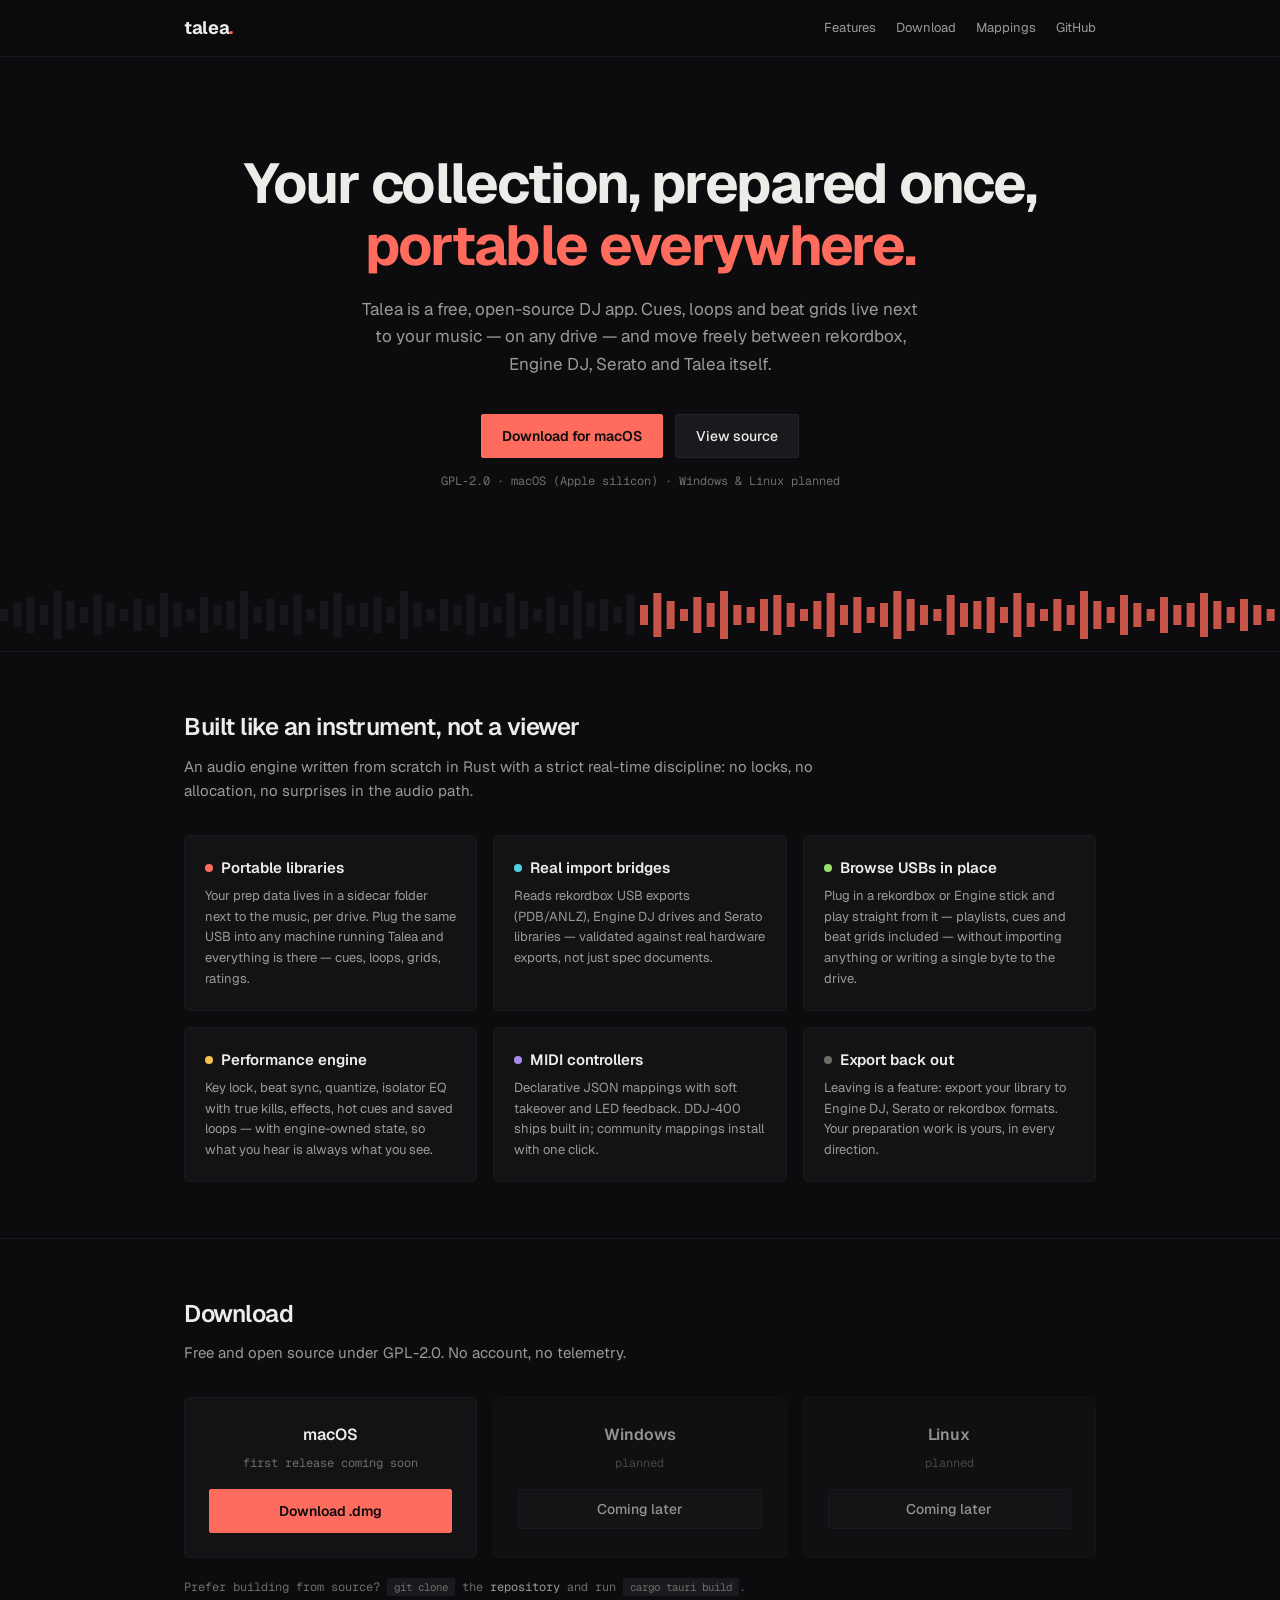
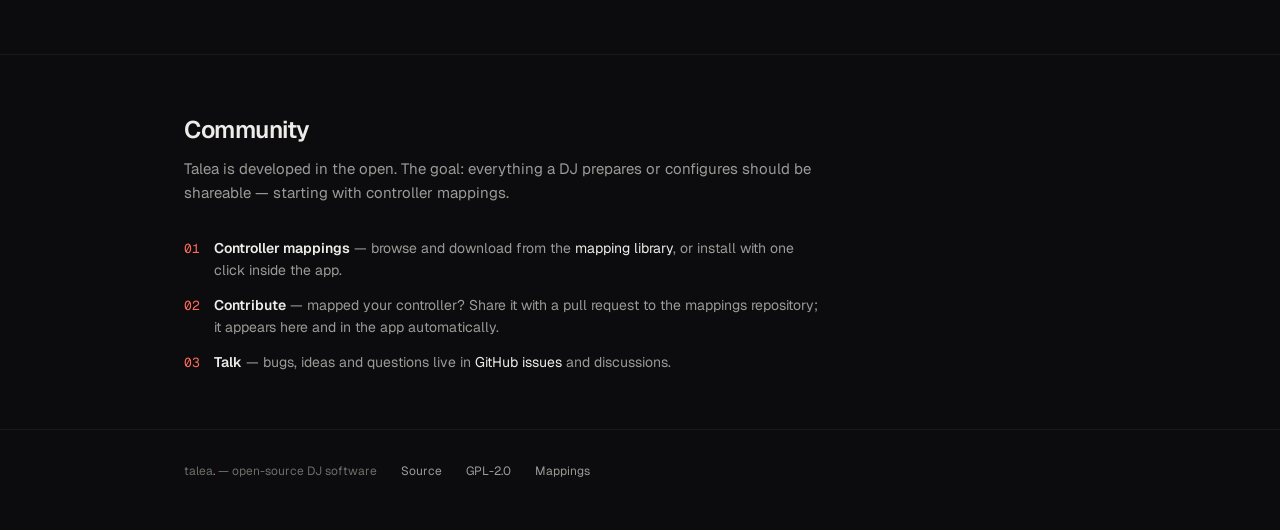
<file: index.html>
<!doctype html>
<html lang="en">
<head>
  <meta charset="utf-8" />
  <meta name="viewport" content="width=device-width, initial-scale=1" />
  <title>Talea — open-source DJ software</title>
  <meta name="description" content="Talea is a free, open-source DJ app for macOS. Prepare once, play anywhere: portable libraries, real import from rekordbox, Engine DJ and Serato, and a performance engine built for trust." />
  <link rel="preconnect" href="https://fonts.googleapis.com" />
  <link rel="preconnect" href="https://fonts.gstatic.com" crossorigin />
  <link href="https://fonts.googleapis.com/css2?family=Geist:wght@400;500;600;700&family=Geist+Mono:wght@400;500&display=swap" rel="stylesheet" />
  <link rel="stylesheet" href="css/site.css" />
  <link rel="icon" href="data:image/svg+xml,<svg xmlns='http://www.w3.org/2000/svg' viewBox='0 0 16 16'><rect width='16' height='16' fill='%230C0C0E'/><rect x='3' y='6' width='2' height='4' fill='%23FF6B5C'/><rect x='7' y='3' width='2' height='10' fill='%23EDECE8'/><rect x='11' y='5' width='2' height='6' fill='%23EDECE8'/></svg>" />
</head>
<body>
  <nav class="nav">
    <div class="wrap nav-inner">
      <a class="nav-logo" href="./">talea<span class="dot">.</span></a>
      <div class="nav-links">
        <a href="#features">Features</a>
        <a href="#download">Download</a>
        <a href="mappings.html">Mappings</a>
        <a href="https://github.com/eeeurico/talea">GitHub</a>
      </div>
    </div>
  </nav>

  <header class="hero wrap">
    <h1>Your collection, prepared once,<br /><span class="accent">portable everywhere.</span></h1>
    <p class="tagline">
      Talea is a free, open-source DJ app. Cues, loops and beat grids live
      next to your music — on any drive — and move freely between rekordbox,
      Engine&nbsp;DJ, Serato and Talea itself.
    </p>
    <div class="hero-actions">
      <a class="btn primary" id="hero-download" href="#download">Download for macOS</a>
      <a class="btn" href="https://github.com/eeeurico/talea">View source</a>
    </div>
    <p class="hero-note" id="hero-version">GPL-2.0 · macOS (Apple silicon) · Windows &amp; Linux planned</p>
  </header>

  <svg class="wave" viewBox="0 0 960 72" preserveAspectRatio="none" aria-hidden="true">
    <g fill="#1A1A1E">
      <rect x="0" y="30" width="6" height="12"/><rect x="10" y="24" width="6" height="24"/><rect x="20" y="18" width="6" height="36"/><rect x="30" y="26" width="6" height="20"/><rect x="40" y="12" width="6" height="48"/><rect x="50" y="22" width="6" height="28"/><rect x="60" y="28" width="6" height="16"/><rect x="70" y="16" width="6" height="40"/><rect x="80" y="24" width="6" height="24"/><rect x="90" y="30" width="6" height="12"/><rect x="100" y="20" width="6" height="32"/><rect x="110" y="26" width="6" height="20"/><rect x="120" y="14" width="6" height="44"/><rect x="130" y="24" width="6" height="24"/><rect x="140" y="30" width="6" height="12"/><rect x="150" y="18" width="6" height="36"/><rect x="160" y="26" width="6" height="20"/><rect x="170" y="22" width="6" height="28"/><rect x="180" y="12" width="6" height="48"/><rect x="190" y="28" width="6" height="16"/><rect x="200" y="20" width="6" height="32"/><rect x="210" y="26" width="6" height="20"/><rect x="220" y="16" width="6" height="40"/><rect x="230" y="30" width="6" height="12"/><rect x="240" y="22" width="6" height="28"/><rect x="250" y="14" width="6" height="44"/><rect x="260" y="26" width="6" height="20"/><rect x="270" y="24" width="6" height="24"/><rect x="280" y="18" width="6" height="36"/><rect x="290" y="28" width="6" height="16"/><rect x="300" y="12" width="6" height="48"/><rect x="310" y="24" width="6" height="24"/><rect x="320" y="30" width="6" height="12"/><rect x="330" y="20" width="6" height="32"/><rect x="340" y="26" width="6" height="20"/><rect x="350" y="16" width="6" height="40"/><rect x="360" y="24" width="6" height="24"/><rect x="370" y="28" width="6" height="16"/><rect x="380" y="14" width="6" height="44"/><rect x="390" y="22" width="6" height="28"/><rect x="400" y="30" width="6" height="12"/><rect x="410" y="18" width="6" height="36"/><rect x="420" y="26" width="6" height="20"/><rect x="430" y="12" width="6" height="48"/><rect x="440" y="24" width="6" height="24"/><rect x="450" y="20" width="6" height="32"/><rect x="460" y="28" width="6" height="16"/><rect x="470" y="16" width="6" height="40"/></g>
    <g fill="#FF6B5C" opacity="0.85">
      <rect x="480" y="26" width="6" height="20"/><rect x="490" y="14" width="6" height="44"/><rect x="500" y="22" width="6" height="28"/><rect x="510" y="30" width="6" height="12"/><rect x="520" y="18" width="6" height="36"/><rect x="530" y="24" width="6" height="24"/><rect x="540" y="12" width="6" height="48"/><rect x="550" y="26" width="6" height="20"/><rect x="560" y="28" width="6" height="16"/><rect x="570" y="20" width="6" height="32"/><rect x="580" y="16" width="6" height="40"/><rect x="590" y="24" width="6" height="24"/><rect x="600" y="30" width="6" height="12"/><rect x="610" y="22" width="6" height="28"/><rect x="620" y="14" width="6" height="44"/><rect x="630" y="26" width="6" height="20"/><rect x="640" y="18" width="6" height="36"/><rect x="650" y="28" width="6" height="16"/><rect x="660" y="24" width="6" height="24"/><rect x="670" y="12" width="6" height="48"/><rect x="680" y="20" width="6" height="32"/><rect x="690" y="26" width="6" height="20"/><rect x="700" y="30" width="6" height="12"/><rect x="710" y="16" width="6" height="40"/><rect x="720" y="24" width="6" height="24"/><rect x="730" y="22" width="6" height="28"/><rect x="740" y="18" width="6" height="36"/><rect x="750" y="28" width="6" height="16"/><rect x="760" y="14" width="6" height="44"/><rect x="770" y="24" width="6" height="24"/><rect x="780" y="30" width="6" height="12"/><rect x="790" y="20" width="6" height="32"/><rect x="800" y="26" width="6" height="20"/><rect x="810" y="12" width="6" height="48"/><rect x="820" y="22" width="6" height="28"/><rect x="830" y="28" width="6" height="16"/><rect x="840" y="16" width="6" height="40"/><rect x="850" y="24" width="6" height="24"/><rect x="860" y="30" width="6" height="12"/><rect x="870" y="18" width="6" height="36"/><rect x="880" y="26" width="6" height="20"/><rect x="890" y="24" width="6" height="24"/><rect x="900" y="14" width="6" height="44"/><rect x="910" y="22" width="6" height="28"/><rect x="920" y="28" width="6" height="16"/><rect x="930" y="20" width="6" height="32"/><rect x="940" y="26" width="6" height="20"/><rect x="950" y="30" width="6" height="12"/>
    </g>
  </svg>

  <section id="features">
    <div class="wrap">
      <h2>Built like an instrument, not a viewer</h2>
      <p class="lead">
        An audio engine written from scratch in Rust with a strict real-time
        discipline: no locks, no allocation, no surprises in the audio path.
      </p>
      <div class="features">
        <div class="feature">
          <h3><span class="chip" style="background: var(--coral)"></span>Portable libraries</h3>
          <p>Your prep data lives in a sidecar folder next to the music, per drive. Plug the same USB into any machine running Talea and everything is there — cues, loops, grids, ratings.</p>
        </div>
        <div class="feature">
          <h3><span class="chip" style="background: var(--cyan)"></span>Real import bridges</h3>
          <p>Reads rekordbox USB exports (PDB/ANLZ), Engine DJ drives and Serato libraries — validated against real hardware exports, not just spec documents.</p>
        </div>
        <div class="feature">
          <h3><span class="chip" style="background: var(--lime)"></span>Browse USBs in place</h3>
          <p>Plug in a rekordbox or Engine stick and play straight from it — playlists, cues and beat grids included — without importing anything or writing a single byte to the drive.</p>
        </div>
        <div class="feature">
          <h3><span class="chip" style="background: var(--amber)"></span>Performance engine</h3>
          <p>Key lock, beat sync, quantize, isolator EQ with true kills, effects, hot cues and saved loops — with engine-owned state, so what you hear is always what you see.</p>
        </div>
        <div class="feature">
          <h3><span class="chip" style="background: var(--violet)"></span>MIDI controllers</h3>
          <p>Declarative JSON mappings with soft takeover and LED feedback. DDJ-400 ships built in; community mappings install with one click.</p>
        </div>
        <div class="feature">
          <h3><span class="chip" style="background: var(--fg-3)"></span>Export back out</h3>
          <p>Leaving is a feature: export your library to Engine DJ, Serato or rekordbox formats. Your preparation work is yours, in every direction.</p>
        </div>
      </div>
    </div>
  </section>

  <section id="download">
    <div class="wrap">
      <h2>Download</h2>
      <p class="lead">Free and open source under GPL-2.0. No account, no telemetry.</p>
      <div class="dl-cards">
        <div class="dl-card">
          <h3>macOS</h3>
          <p class="meta" id="mac-version">checking latest release…</p>
          <a class="btn primary" id="mac-download" href="https://github.com/eeeurico/talea/releases">Download .dmg</a>
        </div>
        <div class="dl-card soon">
          <h3>Windows</h3>
          <p class="meta">planned</p>
          <button class="btn" disabled>Coming later</button>
        </div>
        <div class="dl-card soon">
          <h3>Linux</h3>
          <p class="meta">planned</p>
          <button class="btn" disabled>Coming later</button>
        </div>
      </div>
      <p class="hero-note" style="margin-top: 20px">
        Prefer building from source? <code>git clone</code> the
        <a href="https://github.com/eeeurico/talea" style="color: var(--fg-2)">repository</a>
        and run <code>cargo tauri build</code>.
      </p>
    </div>
  </section>

  <section id="community">
    <div class="wrap">
      <h2>Community</h2>
      <p class="lead">
        Talea is developed in the open. The goal: everything a DJ prepares or
        configures should be shareable — starting with controller mappings.
      </p>
      <div class="steps">
        <div class="step"><span class="n">01</span><p><strong>Controller mappings</strong> — browse and download from the <a href="mappings.html" style="color: var(--fg)">mapping library</a>, or install with one click inside the app.</p></div>
        <div class="step"><span class="n">02</span><p><strong>Contribute</strong> — mapped your controller? Share it with a pull request to the mappings repository; it appears here and in the app automatically.</p></div>
        <div class="step"><span class="n">03</span><p><strong>Talk</strong> — bugs, ideas and questions live in <a href="https://github.com/eeeurico/talea/issues" style="color: var(--fg)">GitHub issues</a> and discussions.</p></div>
      </div>
    </div>
  </section>

  <footer>
    <div class="wrap footer-inner">
      <span>talea<span style="color: var(--accent)">.</span> — open-source DJ software</span>
      <a href="https://github.com/eeeurico/talea">Source</a>
      <a href="https://github.com/eeeurico/talea/blob/main/LICENSE">GPL-2.0</a>
      <a href="mappings.html">Mappings</a>
    </div>
  </footer>

  <script src="js/download.js"></script>
</body>
</html>
</file>
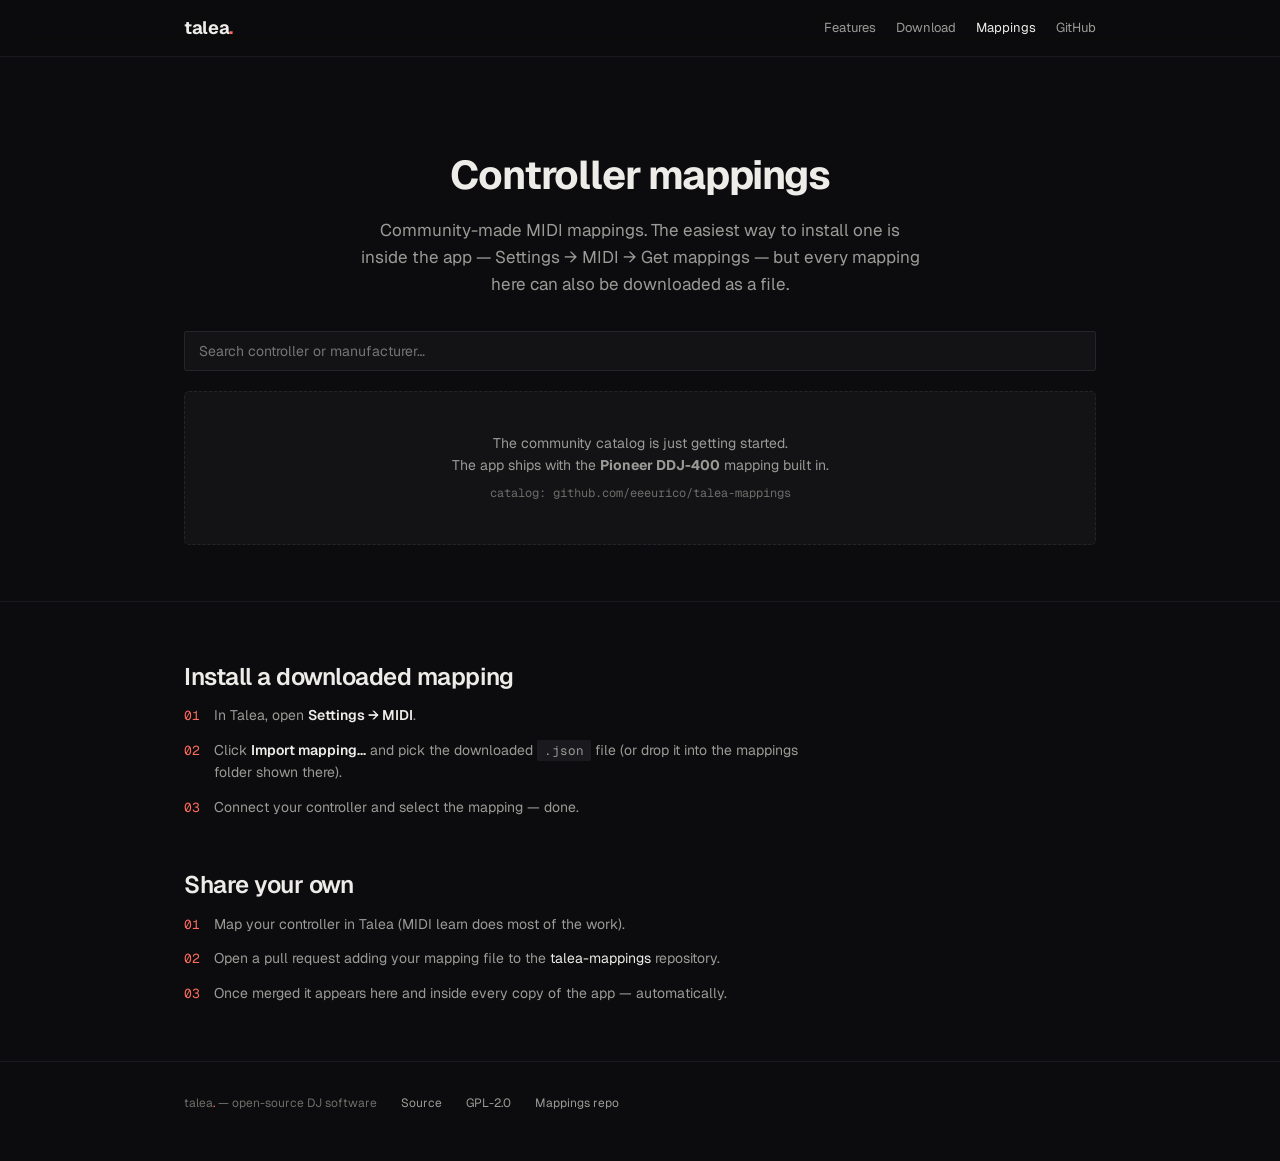
<file: mappings.html>
<!doctype html>
<html lang="en">
<head>
  <meta charset="utf-8" />
  <meta name="viewport" content="width=device-width, initial-scale=1" />
  <title>Controller mappings — Talea</title>
  <meta name="description" content="Community controller mappings for Talea. Browse by controller, download, or install with one click inside the app." />
  <link rel="preconnect" href="https://fonts.googleapis.com" />
  <link rel="preconnect" href="https://fonts.gstatic.com" crossorigin />
  <link href="https://fonts.googleapis.com/css2?family=Geist:wght@400;500;600;700&family=Geist+Mono:wght@400;500&display=swap" rel="stylesheet" />
  <link rel="stylesheet" href="css/site.css" />
  <link rel="icon" href="data:image/svg+xml,<svg xmlns='http://www.w3.org/2000/svg' viewBox='0 0 16 16'><rect width='16' height='16' fill='%230C0C0E'/><rect x='3' y='6' width='2' height='4' fill='%23FF6B5C'/><rect x='7' y='3' width='2' height='10' fill='%23EDECE8'/><rect x='11' y='5' width='2' height='6' fill='%23EDECE8'/></svg>" />
</head>
<body>
  <nav class="nav">
    <div class="wrap nav-inner">
      <a class="nav-logo" href="./">talea<span class="dot">.</span></a>
      <div class="nav-links">
        <a href="index.html#features">Features</a>
        <a href="index.html#download">Download</a>
        <a href="mappings.html" class="active">Mappings</a>
        <a href="https://github.com/eeeurico/talea">GitHub</a>
      </div>
    </div>
  </nav>

  <header class="hero wrap" style="padding-bottom: 32px">
    <h1 style="font-size: clamp(28px, 4vw, 40px)">Controller mappings</h1>
    <p class="tagline">
      Community-made MIDI mappings. The easiest way to install one is inside
      the app — Settings&nbsp;→&nbsp;MIDI&nbsp;→&nbsp;Get&nbsp;mappings — but
      every mapping here can also be downloaded as a file.
    </p>
  </header>

  <section style="border-top: none; padding-top: 0">
    <div class="wrap">
      <div class="search-row">
        <input id="map-search" type="search" placeholder="Search controller or manufacturer…" autocomplete="off" />
      </div>
      <div class="map-list" id="map-list">
        <div class="map-empty" id="map-loading">Loading catalog…</div>
      </div>
    </div>
  </section>

  <section>
    <div class="wrap">
      <h2>Install a downloaded mapping</h2>
      <div class="steps">
        <div class="step"><span class="n">01</span><p>In Talea, open <strong>Settings → MIDI</strong>.</p></div>
        <div class="step"><span class="n">02</span><p>Click <strong>Import mapping…</strong> and pick the downloaded <code>.json</code> file (or drop it into the mappings folder shown there).</p></div>
        <div class="step"><span class="n">03</span><p>Connect your controller and select the mapping — done.</p></div>
      </div>
      <h2 style="margin-top: 48px">Share your own</h2>
      <div class="steps">
        <div class="step"><span class="n">01</span><p>Map your controller in Talea (MIDI learn does most of the work).</p></div>
        <div class="step"><span class="n">02</span><p>Open a pull request adding your mapping file to the <a href="https://github.com/eeeurico/talea-mappings" style="color: var(--fg)">talea-mappings</a> repository.</p></div>
        <div class="step"><span class="n">03</span><p>Once merged it appears here and inside every copy of the app — automatically.</p></div>
      </div>
    </div>
  </section>

  <footer>
    <div class="wrap footer-inner">
      <span>talea<span style="color: var(--accent)">.</span> — open-source DJ software</span>
      <a href="https://github.com/eeeurico/talea">Source</a>
      <a href="https://github.com/eeeurico/talea/blob/main/LICENSE">GPL-2.0</a>
      <a href="https://github.com/eeeurico/talea-mappings">Mappings repo</a>
    </div>
  </footer>

  <script src="js/mappings.js"></script>
</body>
</html>
</file>
<file: css/site.css>
/* ============================================================
   TALEA website — design tokens mirrored from the app
   (ui/src/styles/variables.css — dark-first, warm near-black,
   coral primary accent, Geist / Geist Mono).
   ============================================================ */
:root {
  --font-display: "Geist", "Inter", -apple-system, system-ui, sans-serif;
  --font-ui: "Geist", "Inter", -apple-system, BlinkMacSystemFont, system-ui, sans-serif;
  --font-data: "Geist Mono", ui-monospace, "JetBrains Mono", SFMono-Regular, Menlo, monospace;

  --bg: #0c0c0e;
  --bg-1: #0f0f11;
  --bg-2: #131316;
  --bg-3: #1a1a1e;

  --line: #242429;
  --line-2: #1a1a1e;

  --fg: #edece8;
  --fg-2: #9a9a96;
  --fg-3: #6e6d69;

  --coral: #ff6b5c;
  --cyan: #4fd1e0;
  --lime: #9be06a;
  --amber: #f5c24b;
  --violet: #a98bf0;

  --accent: #ff6b5c;
  --accent-dim: #8f3d34;
  --accent-soft: rgba(255, 107, 92, 0.12);

  --radius-sm: 2px;
  --radius: 5px;
  --radius-lg: 8px;
}

* {
  margin: 0;
  padding: 0;
  box-sizing: border-box;
}

html {
  scroll-behavior: smooth;
}

body {
  background: var(--bg);
  color: var(--fg);
  font-family: var(--font-ui);
  font-size: 15px;
  line-height: 1.6;
  -webkit-font-smoothing: antialiased;
}

a {
  color: var(--fg);
  text-decoration: none;
}

.wrap {
  max-width: 960px;
  margin: 0 auto;
  padding: 0 24px;
}

/* ── Nav ─────────────────────────────────────────────────── */
.nav {
  position: sticky;
  top: 0;
  z-index: 10;
  background: rgba(12, 12, 14, 0.85);
  backdrop-filter: blur(12px);
  border-bottom: 1px solid var(--line-2);
}

.nav-inner {
  display: flex;
  align-items: center;
  gap: 24px;
  height: 56px;
}

.nav-logo {
  font-family: var(--font-display);
  font-weight: 700;
  font-size: 18px;
  letter-spacing: -0.02em;
}

.nav-logo .dot {
  color: var(--accent);
}

.nav-links {
  display: flex;
  gap: 20px;
  margin-left: auto;
  align-items: center;
}

.nav-links a {
  font-size: 13px;
  color: var(--fg-2);
  transition: color 0.15s;
}

.nav-links a:hover,
.nav-links a.active {
  color: var(--fg);
}

/* ── Buttons ─────────────────────────────────────────────── */
.btn {
  display: inline-flex;
  align-items: center;
  gap: 8px;
  padding: 10px 20px;
  border-radius: var(--radius-sm);
  border: 1px solid var(--line);
  background: var(--bg-3);
  color: var(--fg);
  font-family: var(--font-ui);
  font-size: 14px;
  font-weight: 500;
  cursor: pointer;
  transition: background 0.15s, border-color 0.15s;
}

.btn:hover {
  background: var(--bg-2);
  border-color: var(--fg-3);
}

.btn.primary {
  background: var(--accent);
  border-color: var(--accent);
  color: #0c0c0e;
  font-weight: 600;
}

.btn.primary:hover {
  background: #ff7f72;
  border-color: #ff7f72;
}

.btn .sub {
  font-size: 11px;
  font-weight: 400;
  opacity: 0.75;
}

/* ── Hero ────────────────────────────────────────────────── */
.hero {
  padding: 96px 0 64px;
  text-align: center;
}

.hero h1 {
  font-family: var(--font-display);
  font-size: clamp(36px, 6vw, 56px);
  font-weight: 700;
  letter-spacing: -0.03em;
  line-height: 1.1;
}

.hero h1 .accent {
  color: var(--accent);
}

.hero .tagline {
  margin: 20px auto 0;
  max-width: 560px;
  font-size: 17px;
  color: var(--fg-2);
}

.hero-actions {
  margin-top: 36px;
  display: flex;
  gap: 12px;
  justify-content: center;
  flex-wrap: wrap;
}

.hero-note {
  margin-top: 14px;
  font-size: 12px;
  color: var(--fg-3);
  font-family: var(--font-data);
}

/* ── Waveform divider ────────────────────────────────────── */
.wave {
  display: block;
  width: 100%;
  height: 72px;
  margin: 24px 0 0;
  opacity: 0.9;
}

/* ── Sections ────────────────────────────────────────────── */
section {
  padding: 56px 0;
  border-top: 1px solid var(--line-2);
}

section h2 {
  font-family: var(--font-display);
  font-size: 24px;
  font-weight: 600;
  letter-spacing: -0.02em;
  margin-bottom: 8px;
}

section .lead {
  color: var(--fg-2);
  max-width: 640px;
  margin-bottom: 32px;
}

/* ── Feature grid ────────────────────────────────────────── */
.features {
  display: grid;
  grid-template-columns: repeat(auto-fit, minmax(260px, 1fr));
  gap: 16px;
}

.feature {
  background: var(--bg-2);
  border: 1px solid var(--line-2);
  border-radius: var(--radius);
  padding: 20px;
}

.feature h3 {
  font-size: 15px;
  font-weight: 600;
  margin-bottom: 6px;
  display: flex;
  align-items: center;
  gap: 8px;
}

.feature h3 .chip {
  width: 8px;
  height: 8px;
  border-radius: 50%;
  flex-shrink: 0;
}

.feature p {
  font-size: 13px;
  color: var(--fg-2);
}

/* ── Download cards ──────────────────────────────────────── */
.dl-cards {
  display: grid;
  grid-template-columns: repeat(auto-fit, minmax(240px, 1fr));
  gap: 16px;
}

.dl-card {
  background: var(--bg-2);
  border: 1px solid var(--line-2);
  border-radius: var(--radius);
  padding: 24px;
  text-align: center;
}

.dl-card h3 {
  font-size: 16px;
  font-weight: 600;
}

.dl-card .meta {
  font-family: var(--font-data);
  font-size: 12px;
  color: var(--fg-3);
  margin: 6px 0 16px;
}

.dl-card .btn {
  width: 100%;
  justify-content: center;
}

.dl-card.soon {
  opacity: 0.6;
}

/* ── Mappings table ──────────────────────────────────────── */
.search-row {
  display: flex;
  gap: 12px;
  margin-bottom: 20px;
}

.search-row input {
  flex: 1;
  padding: 10px 14px;
  background: var(--bg-2);
  border: 1px solid var(--line);
  border-radius: var(--radius-sm);
  color: var(--fg);
  font-family: var(--font-ui);
  font-size: 14px;
  outline: none;
}

.search-row input:focus {
  border-color: var(--fg-3);
}

.map-list {
  display: flex;
  flex-direction: column;
  gap: 8px;
}

.map-row {
  display: flex;
  align-items: center;
  gap: 16px;
  background: var(--bg-2);
  border: 1px solid var(--line-2);
  border-radius: var(--radius);
  padding: 14px 18px;
}

.map-row .info {
  flex: 1;
  min-width: 0;
}

.map-row .name {
  font-weight: 600;
  font-size: 14px;
}

.map-row .detail {
  font-size: 12px;
  color: var(--fg-2);
  overflow: hidden;
  text-overflow: ellipsis;
  white-space: nowrap;
}

.map-row .meta {
  font-family: var(--font-data);
  font-size: 11px;
  color: var(--fg-3);
  flex-shrink: 0;
  text-align: right;
}

.map-empty {
  background: var(--bg-2);
  border: 1px dashed var(--line);
  border-radius: var(--radius);
  padding: 40px 24px;
  text-align: center;
  color: var(--fg-2);
  font-size: 14px;
}

.map-empty .mono {
  font-family: var(--font-data);
  font-size: 12px;
  color: var(--fg-3);
  margin-top: 8px;
}

/* ── Steps (how to) ──────────────────────────────────────── */
.steps {
  display: flex;
  flex-direction: column;
  gap: 12px;
  max-width: 640px;
}

.step {
  display: flex;
  gap: 14px;
  align-items: baseline;
}

.step .n {
  font-family: var(--font-data);
  color: var(--accent);
  font-size: 13px;
  flex-shrink: 0;
}

.step p {
  font-size: 14px;
  color: var(--fg-2);
}

.step p strong {
  color: var(--fg);
  font-weight: 600;
}

code {
  font-family: var(--font-data);
  font-size: 0.9em;
  background: var(--bg-3);
  border: 1px solid var(--line-2);
  border-radius: var(--radius-sm);
  padding: 1px 6px;
}

/* ── Footer ──────────────────────────────────────────────── */
footer {
  border-top: 1px solid var(--line-2);
  padding: 32px 0 48px;
  font-size: 12px;
  color: var(--fg-3);
}

.footer-inner {
  display: flex;
  gap: 24px;
  flex-wrap: wrap;
  align-items: center;
}

.footer-inner a {
  color: var(--fg-2);
}

.footer-inner a:hover {
  color: var(--fg);
}

@media (max-width: 600px) {
  .hero {
    padding: 64px 0 40px;
  }
}
</file>
